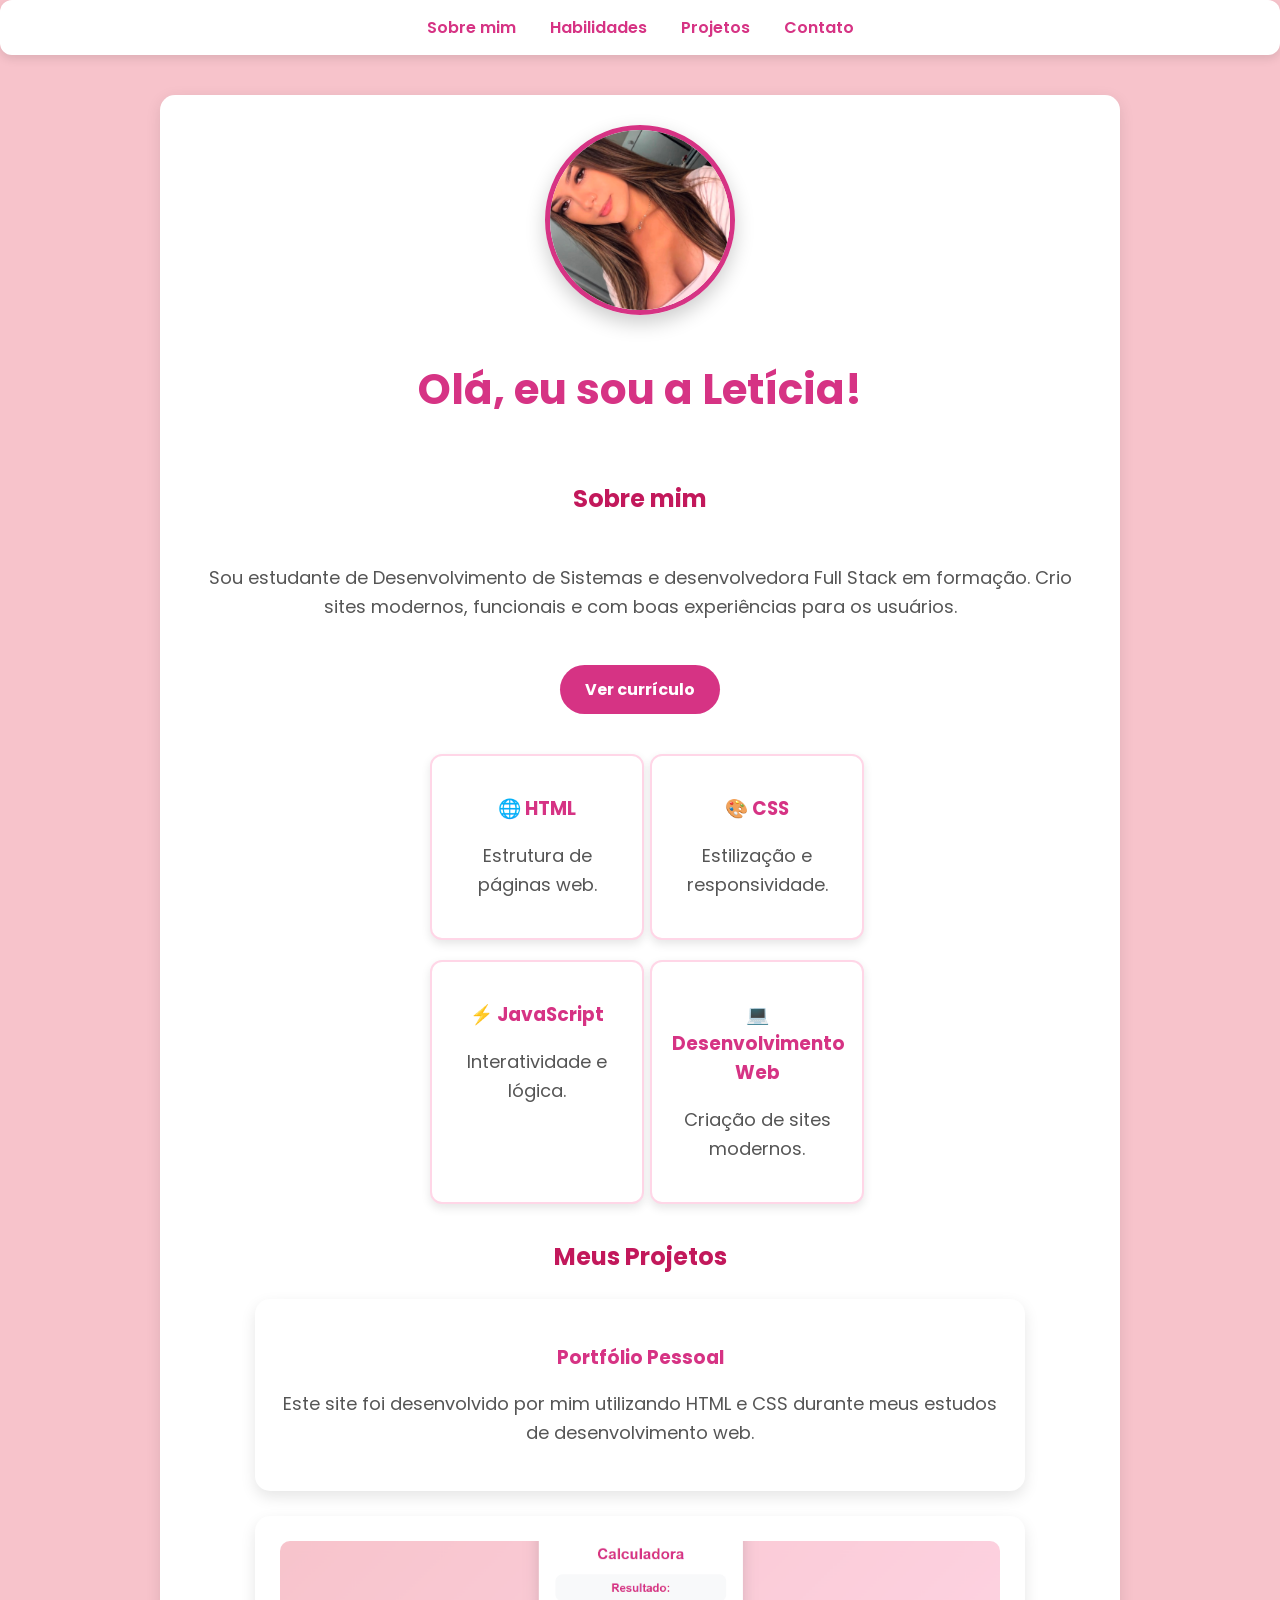
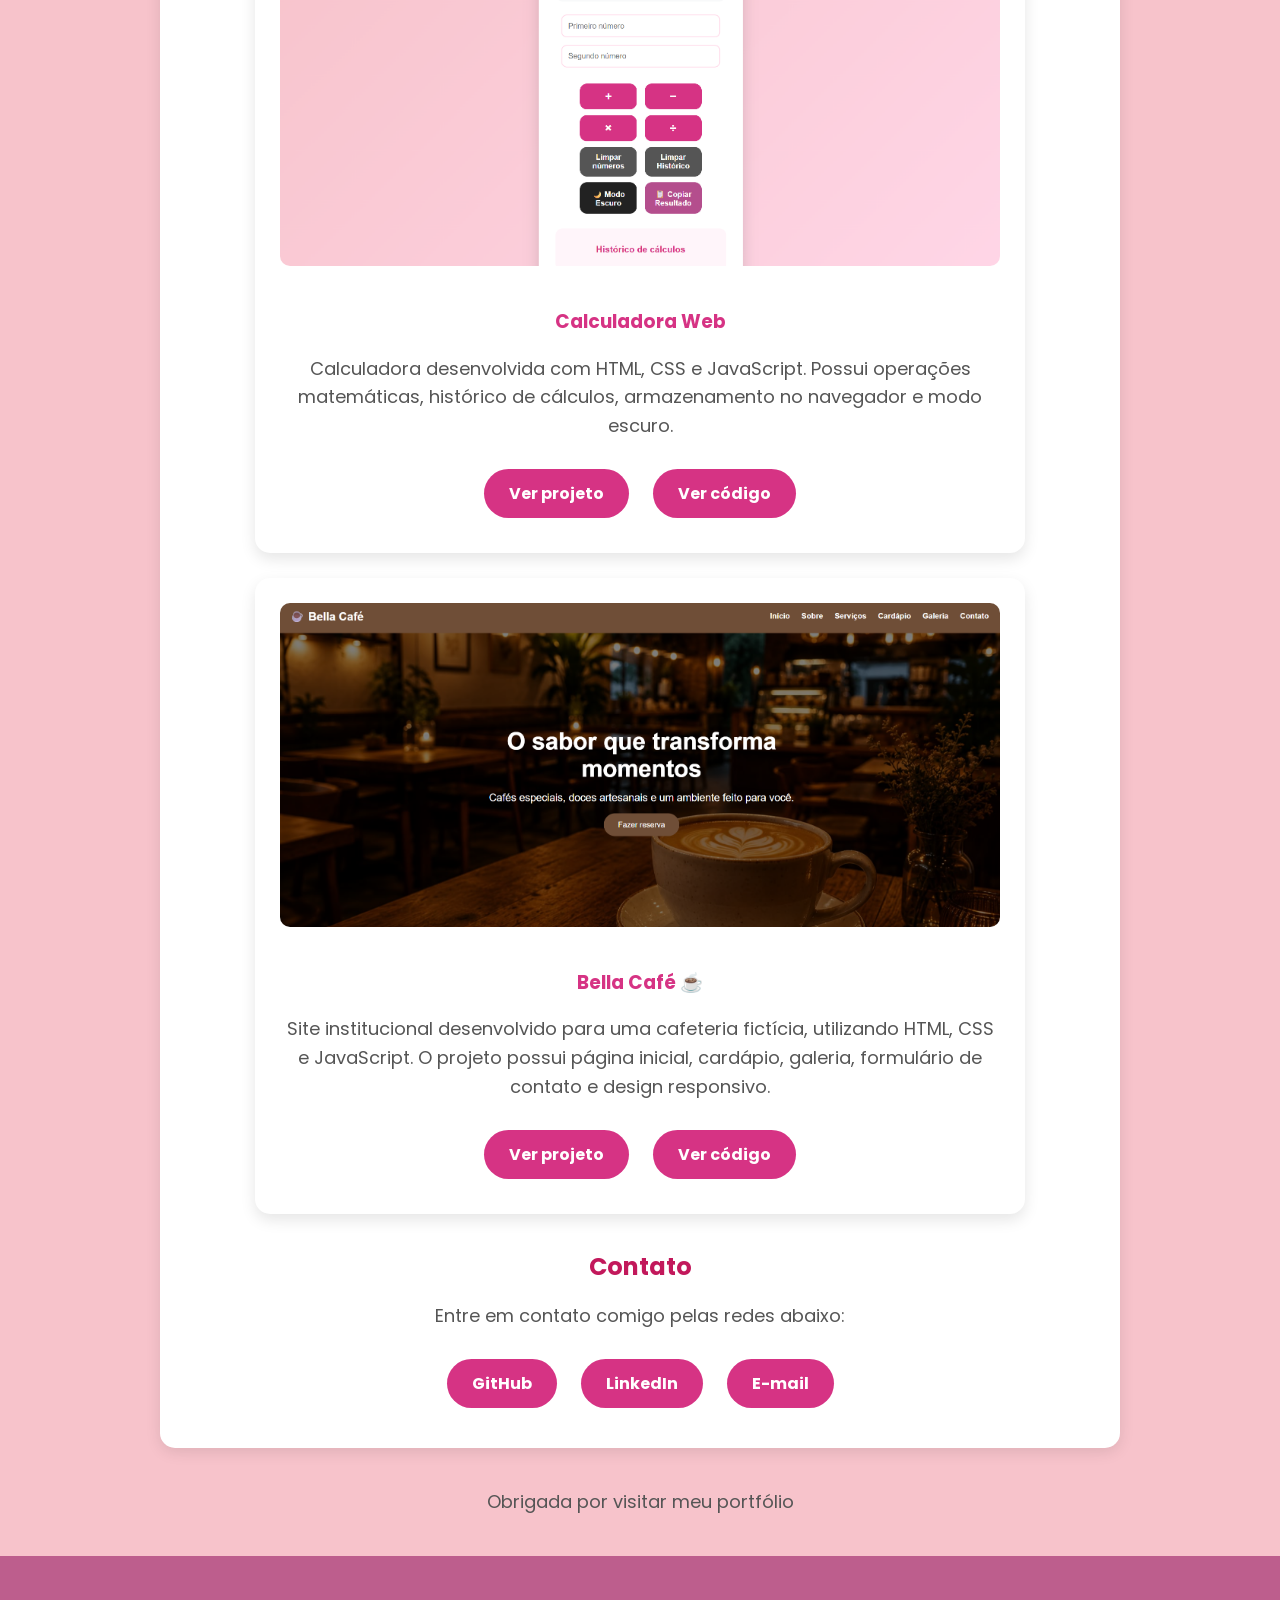
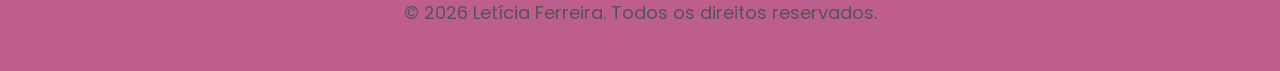
<file: index.html>
<!DOCTYPE html>
<html lang="pt-BR">
<head>
    <meta charset="UTF-8">
    <meta name="viewport" content="width=device-width, initial-scale=1.0">
    <title>Portfólio da Letícia</title>
    <link rel="stylesheet" href="style.css">
</head>

<body>

<nav>
    <a href="#sobre">Sobre mim</a>
    <a href="#habilidades">Habilidades</a>
    <a href="#projetos">Projetos</a>
    <a href="#contato">Contato</a>
</nav>

<div class="container">

    <div class="apresentacao">

        <img src="imagem/foto.jpeg" alt="Minha foto">

        <h1>Olá, eu sou a Letícia!</h1>

        <h2 id="sobre">Sobre mim</h2>

        <p>
            Sou estudante de Desenvolvimento de Sistemas e desenvolvedora Full Stack em formação.
            Crio sites modernos, funcionais e com boas experiências para os usuários.
        </p>

        <a class="botao" href="Curriculo_Leticia_Ferreira.pdf" target="_blank">
            Ver currículo
        </a>

    </div>


    <div class="habilidades" id="habilidades">

        <div class="card">
            <h3>🌐 HTML</h3>
            <p>Estrutura de páginas web.</p>
        </div>

        <div class="card">
            <h3>🎨 CSS</h3>
            <p>Estilização e responsividade.</p>
        </div>

        <div class="card">
            <h3>⚡ JavaScript</h3>
            <p>Interatividade e lógica.</p>
        </div>

        <div class="card">
            <h3>💻 Desenvolvimento Web</h3>
            <p>Criação de sites modernos.</p>
        </div>

    </div>


    <section id="projetos">

        <h2>Meus Projetos</h2>

        <div class="projeto">

            <h3>Portfólio Pessoal</h3>

            <p>
                Este site foi desenvolvido por mim utilizando HTML e CSS
                durante meus estudos de desenvolvimento web.
            </p>

        </div>


        <div class="projeto">

            <img src="imagem/calculadora.png" alt="Imagem da calculadora">

            <h3>Calculadora Web</h3>

            <p>
                Calculadora desenvolvida com HTML, CSS e JavaScript.
                Possui operações matemáticas, histórico de cálculos,
                armazenamento no navegador e modo escuro.
            </p>

            <a class="botao"
            href="https://letyciarl.github.io/calculadora-web/"
            target="_blank">
                Ver projeto
            </a>

            <a class="botao"
            href="https://github.com/letyciarl/calculadora-web"
            target="_blank">
                Ver código
            </a>

        </div>
        <div class="projeto">

            <img src="imagem/bella-cafe.png" alt="Projeto Bella Café">

            <h3>Bella Café ☕</h3>

            <p>
                Site institucional desenvolvido para uma cafeteria fictícia,
                utilizando HTML, CSS e JavaScript.
                O projeto possui página inicial, cardápio, galeria,
                formulário de contato e design responsivo.
            </p>

            <a class="botao" 
            href="https://letyciarl.github.io/Bella-cafe/" 
            target="_blank">
                Ver projeto
            </a>

            <a class="botao" 
            href="https://github.com/letyciarl/Bella-cafe" 
            target="_blank">
                Ver código
            </a>

        </div>

    </section>


    <section id="contato">

        <h2>Contato</h2>

        <p>Entre em contato comigo pelas redes abaixo:</p>


        <a class="botao" 
        href="https://github.com/letyciarl" 
        target="_blank">
            GitHub
        </a>


        <a class="botao" 
        href="https://www.linkedin.com/in/leticia-projects-425241426" 
        target="_blank">
            LinkedIn
        </a>


        <a class="botao" 
href="https://mail.google.com/mail/?view=cm&fs=1&to=projectsleticia@gmail.com"
target="_blank">
    E-mail
</a>


    </section>

</div>


<p id="texto">
    Obrigada por visitar meu portfólio
</p>


<footer>

    <p>
        ©️ 2026 Letícia Ferreira. Todos os direitos reservados.
    </p>

</footer>


<script src="script.js"></script>

</body>
</html>
</file>
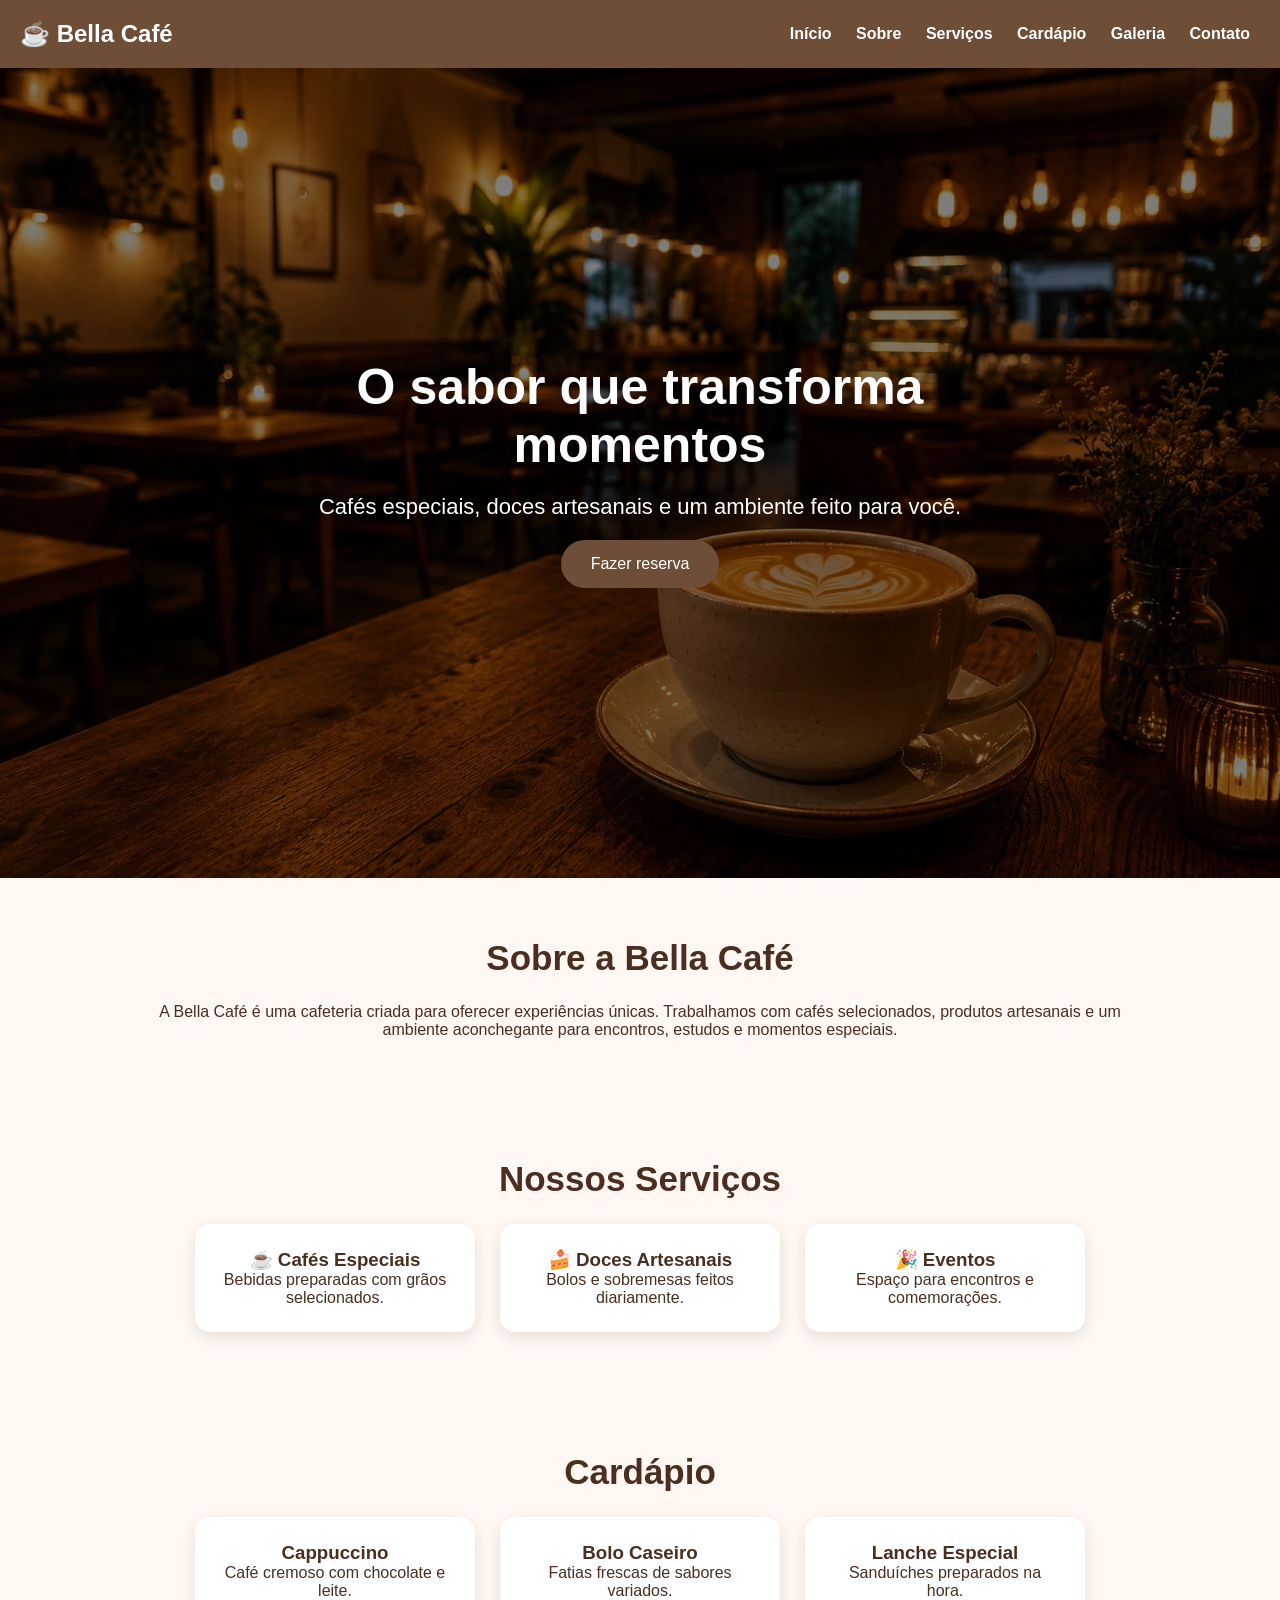
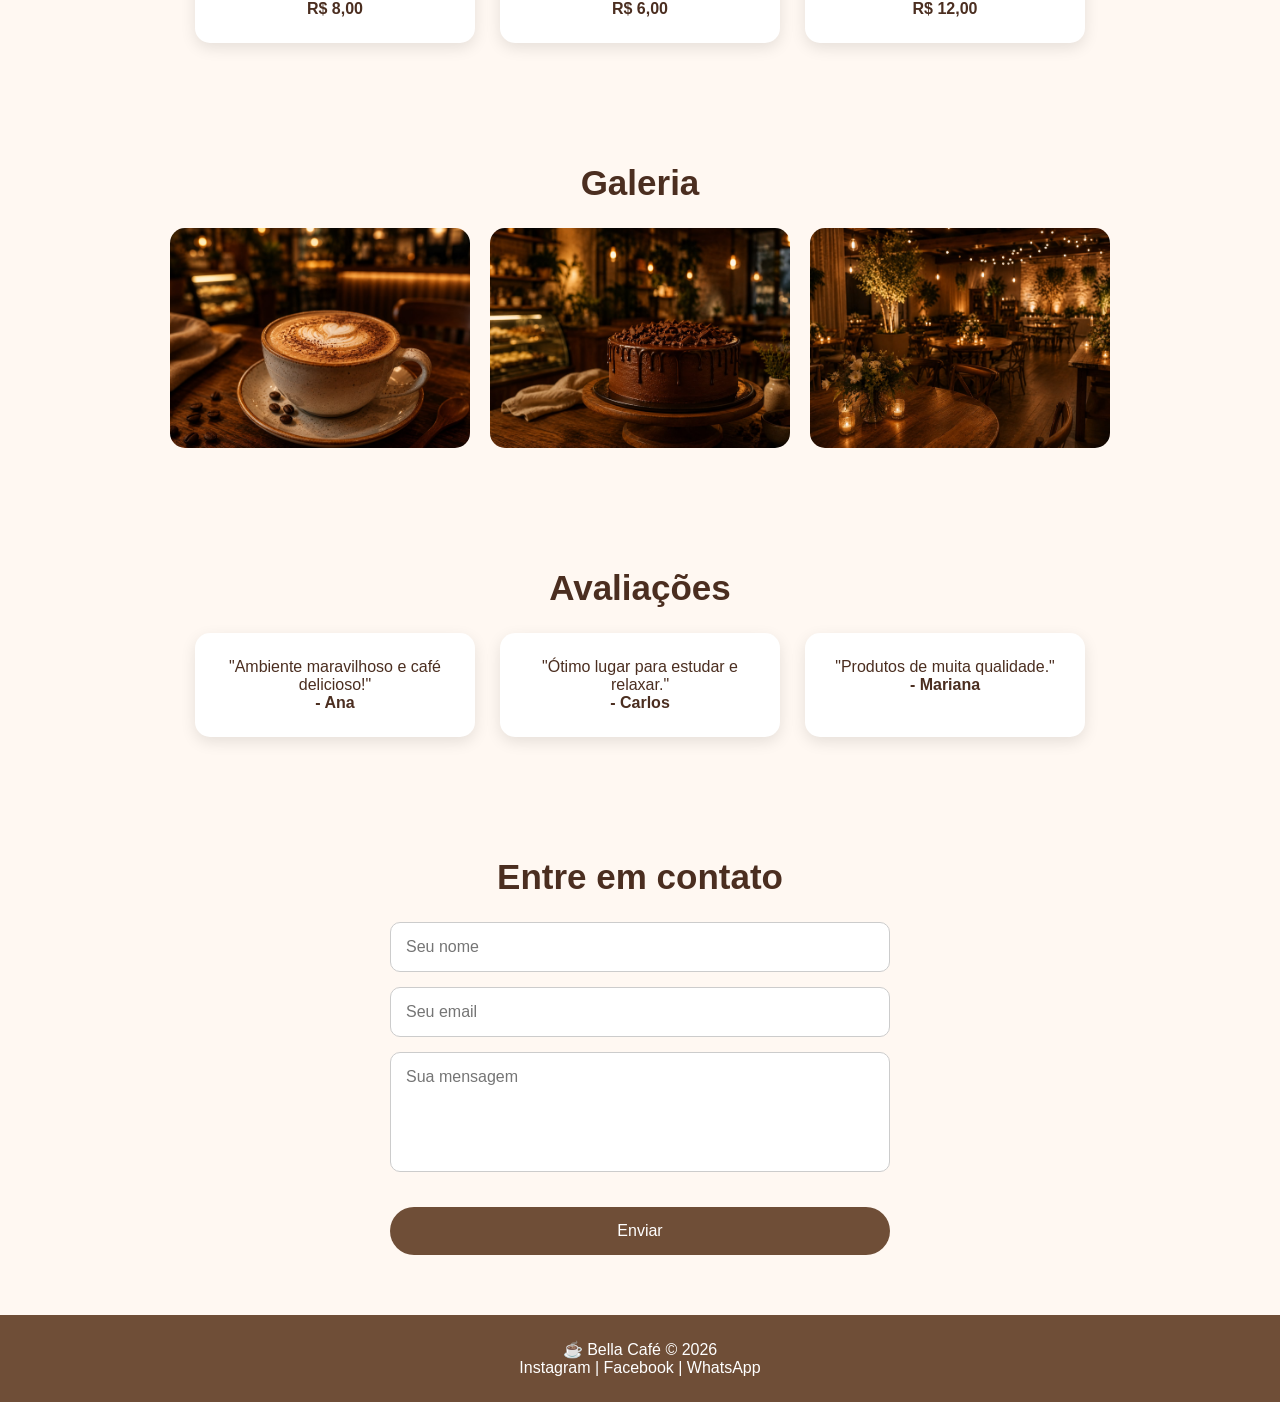
<file: Bella-cafe/index.html>
<!DOCTYPE html>
<html lang="pt-BR">

<head>

<meta charset="UTF-8">
<meta name="viewport" content="width=device-width, initial-scale=1.0">

<title>Bella Café | Cafeteria</title>

<link rel="stylesheet" href="style.css">

</head>


<body>


<header>
<nav>

<h2>☕ Bella Café</h2>

<div class="menu">

<a href="#inicio">Início</a>
<a href="#sobre">Sobre</a>
<a href="#servicos">Serviços</a>
<a href="#cardapio">Cardápio</a>
<a href="#galeria">Galeria</a>
<a href="#contato">Contato</a>

</div>

</nav>

</header>




<section id="inicio" class="inicio">

<div class="inicio-texto">

<h1>
O sabor que transforma momentos
</h1>

<p>
Cafés especiais, doces artesanais e um ambiente feito para você.
</p>


<button onclick="reservar()">
Fazer reserva
</button>


</div>

</section>





<section id="sobre">

<h2>Sobre a Bella Café</h2>


<p>

A Bella Café é uma cafeteria criada para oferecer experiências únicas.
Trabalhamos com cafés selecionados, produtos artesanais e um ambiente
aconchegante para encontros, estudos e momentos especiais.

</p>


</section>






<section id="servicos">


<h2>Nossos Serviços</h2>


<div class="cards">


<div class="card">

<h3>☕ Cafés Especiais</h3>

<p>
Bebidas preparadas com grãos selecionados.
</p>

</div>



<div class="card">

<h3>🍰 Doces Artesanais</h3>

<p>
Bolos e sobremesas feitos diariamente.
</p>

</div>




<div class="card">

<h3>🎉 Eventos</h3>

<p>
Espaço para encontros e comemorações.
</p>

</div>


</div>


</section>






<section id="cardapio">


<h2>Cardápio</h2>


<div class="cards">


<div class="card">

<h3>Cappuccino</h3>

<p>
Café cremoso com chocolate e leite.
</p>

<strong>R$ 8,00</strong>

</div>



<div class="card">

<h3>Bolo Caseiro</h3>

<p>
Fatias frescas de sabores variados.
</p>

<strong>R$ 6,00</strong>

</div>



<div class="card">

<h3>Lanche Especial</h3>

<p>
Sanduíches preparados na hora.
</p>

<strong>R$ 12,00</strong>

</div>


</div>


</section>






<section id="galeria">


<h2>Galeria</h2>


<div class="galeria">


<img src="imagens/cafe.jpeg" alt="Café">

<img src="imagens/bolo.jpeg" alt="Bolo">

<img src="imagens/evento.jpeg" alt="Ambiente">


</div>


</section>






<section id="avaliacoes">


<h2>Avaliações</h2>


<div class="cards">


<div class="card">

<p>
"Ambiente maravilhoso e café delicioso!"
</p>

<h4>- Ana</h4>

</div>



<div class="card">

<p>
"Ótimo lugar para estudar e relaxar."
</p>

<h4>- Carlos</h4>

</div>



<div class="card">

<p>
"Produtos de muita qualidade."
</p>

<h4>- Mariana</h4>

</div>


</div>


</section>






<section id="contato">


<h2>Entre em contato</h2>


<form>


<input type="text" placeholder="Seu nome">


<input type="email" placeholder="Seu email">


<textarea placeholder="Sua mensagem"></textarea>


<button type="button" onclick="enviarMensagem()">

Enviar

</button>


</form>


</section>






<footer>

<p>
☕ Bella Café © 2026
</p>


<p>
Instagram | Facebook | WhatsApp
</p>


</footer>



<script src="script.js"></script>


</body>

</html>
</file>
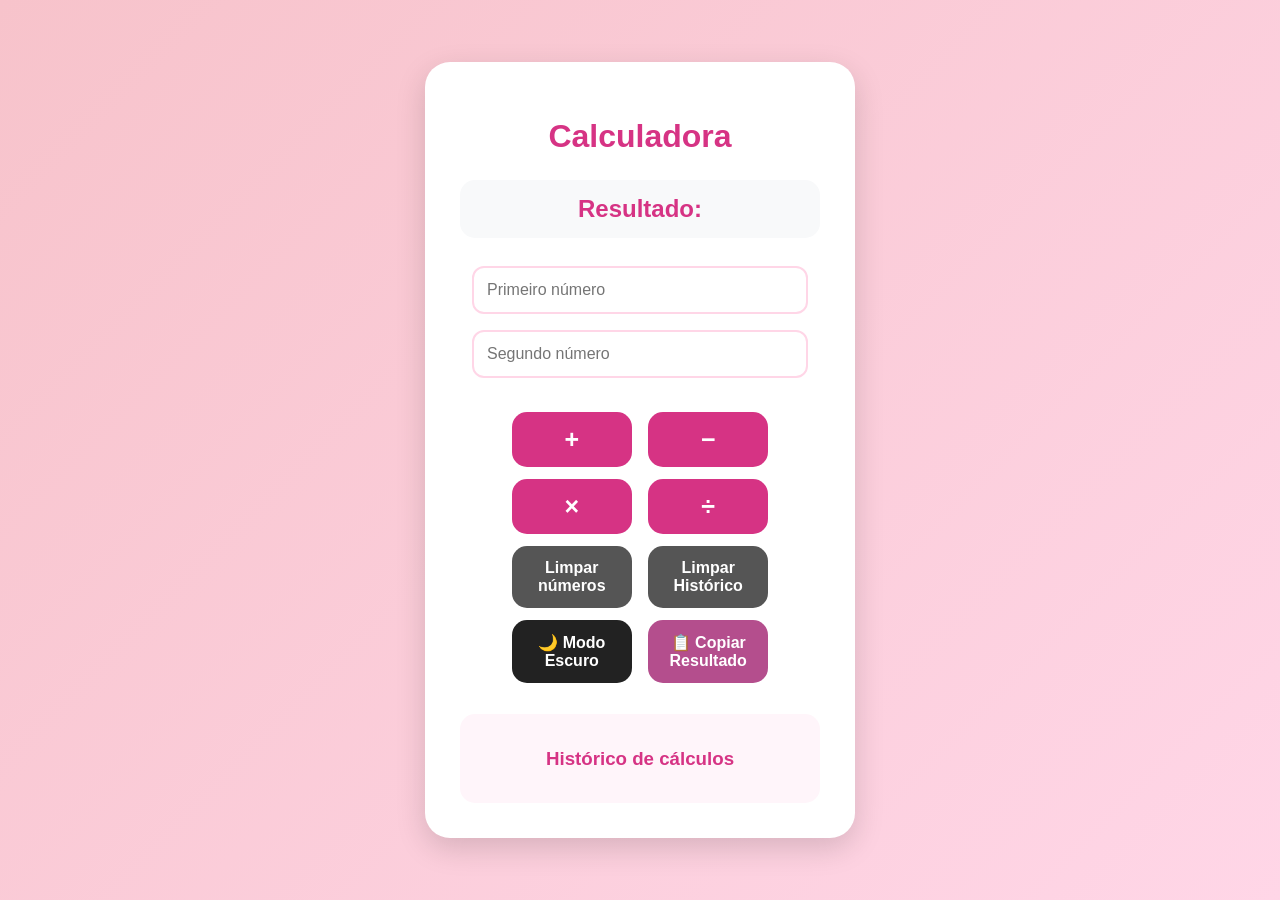
<file: calculadora/index.html>
<!DOCTYPE html>

<html lang="pt-BR">

<head>
    <meta charset="UTF-8">
    <meta name="viewport" content="width=device-width, initial-scale=1.0">


<title>Calculadora Web</title>

<link rel="stylesheet" href="style.css">


</head>

<body>

<main class="calculadora">

    <h1>Calculadora</h1>

    <div class="visor">
        <h2 id="resultado">Resultado:</h2>
    </div>

    <div class="entradas">

        <input 
            type="number" 
            id="numero1" 
            placeholder="Primeiro número"
        >

        <input 
            type="number" 
            id="numero2" 
            placeholder="Segundo número"
        >

    </div>

   <div class="botoes">

    <button class="operacao" onclick="somar()">+</button>

    <button class="operacao" onclick="subtrair()">−</button>

    <button class="operacao" onclick="multiplicar()">×</button>

    <button class="operacao" onclick="dividir()">÷</button>

    <button class="limpar" onclick="limparnumeros()">Limpar números</button>

    <button class="limpar" onclick="limparHistorico()">Limpar Histórico</button>

    <button class="tema" onclick="modoEscuro()">🌙 Modo Escuro</button>

    <button class="copiar" onclick="copiarResultado()">📋 Copiar Resultado</button>

</div>

    <section class="historico">

        <h3>Histórico de cálculos</h3>

        <ul id="historico"></ul>

    </section>

</main>


<script src="script.js"></script>

</body>

</html>
</file>
<file: style.css>
@import url('https://fonts.googleapis.com/css2?family=Poppins:wght@300;400;600;700&display=swap');

body {
    background: linear-gradient(135deg, #f7c3cb, #f7c3cb);
    font-family: 'Poppins', sans-serif;
    text-align: center;
    margin: 0;
}

/* Foto */
.apresentacao img {
    width: 180px;
    height: 180px;
    border-radius: 50%;
    object-fit: cover;
    border: 5px solid #d63384;
    box-shadow: 0 8px 20px rgba(0,0,0,0.2);
    transition: 0.3s;
}

img:hover {
    transform: scale(1.05);
}

/* Títulos */
h1 {
    font-size: 42px;
    color: #d63384;
    margin-bottom: 10px;
}

h2 {
    color: #c2185b;
    margin-top: 35px;
    margin-bottom: 15px;
}

h3 {
    color: #d63384;
}

p {
    color: #555;
    font-size: 18px;
    line-height: 1.6;
}

/* Menu */
nav {
    position: sticky;
    top: 0;
    background-color: white;
    padding: 15px;
    margin-bottom: 30px;
    border-radius: 12px;
    box-shadow: 0 4px 10px rgba(0,0,0,0.1);
    z-index: 1000;
}

nav a {
    text-decoration: none;
    color: #d63384;
    font-weight: 600;
    margin: 0 15px;
    transition: 0.3s;
}

nav a:hover {
    color: #ff4f9a;
    border-bottom: 3px solid #ff4f9a;
    padding-bottom: 5px;
}

/* Containers */
.container {
    width: 80%;
    max-width: 900px;
    margin: 40px auto;
    background-color: white;
    padding: 30px;
    border-radius: 15px;
    box-shadow: 0 4px 15px rgba(0,0,0,0.1);
}

.inicio {
    background-color: white;
    padding: 50px 20px;
    margin: 20px auto;
    width: 80%;
    border-radius: 15px;
}

.inicio h1 {
    font-size: 40px;
}

.inicio p {
    font-size: 20px;
}

/* Lista */
ul {
    list-style: none;
    padding: 0;
}

li {
    background-color: white;
    margin: 10px auto;
    padding: 10px;
    width: 200px;
    border-radius: 8px;
    transition: 0.3s;
}

li:hover {
    transform: translateX(10px);
    background-color: #d63384;
    color: white;
}

/* Projetos */
.projeto {
    background: white;
    border-radius: 15px;
    padding: 25px;
    margin: 25px auto;
    width: 80%;
    box-shadow: 0 6px 15px rgba(0,0,0,0.1);
    transition: 0.3s;
    overflow: hidden;
}

.projeto:hover {
    transform: translateY(-8px);
    box-shadow: 0 12px 25px rgba(0,0,0,0.15);
}

/* Habilidades */
.habilidades {
    display: grid;
    grid-template-columns: repeat(2, 200px);
    justify-content: center;
    gap: 20px;
    margin-top: 30px;
}

.card {
    width: 170px;
    background: white;
    border-radius: 12px;
    border: 2px solid #ffd6e7;
    padding: 20px;
    box-shadow: 0 4px 10px rgba(0,0,0,0.1);
    transition: 0.3s;
}

.card:hover {
    transform: translateY(-8px);
}

/* Botões */
.botao {
    display: inline-block;
    margin: 10px;
    padding: 12px 25px;
    background-color: #d63384;
    color: white;
    text-decoration: none;
    border-radius: 30px;
    font-weight: bold;
    transition: 0.3s;
}

.botao:hover {
    background-color: #b81f6b;
    transform: scale(1.05);
}

/* Apresentação */
.apresentacao {
    display: flex;
    flex-direction: column;
    align-items: center;
    justify-content: center;
    gap: 15px;
}

/* Rodapé */
footer {
    margin-top: 40px;
    padding: 25px;
    background-color: #bd5e8d;
    color: white;
    text-align: center;
    font-size: 15px;
}

/* Rolagem suave */
html {
    scroll-behavior: smooth;
}

/* Celular */
@media (max-width: 768px) {

    .container {
        width: 95%;
        padding: 20px;
    }

    img {
        width: 140px;
        height: 140px;
    }

    h1 {
        font-size: 28px;
    }

    h2 {
        font-size: 22px;
    }

    p {
        font-size: 16px;
    }

    nav a {
        display: block;
        margin: 10px 0;
    }

    .botao {
        display: block;
        width: 80%;
        margin: 10px auto;
    }

    .habilidades {
        grid-template-columns: 1fr;
    }
}
.projeto img {
    width: 100%;
    height: auto;
    border-radius: 10px;
    object-fit: cover;
    margin-bottom: 15px;
}
</file>
<file: Bella-cafe/style.css>
* {
    margin: 0;
    padding: 0;
    box-sizing: border-box;
    font-family: Arial, sans-serif;
}


html {
    scroll-behavior: smooth;
}


body {
    background-color: #fff8f2;
    color: #4b2e20;
}



/* MENU */

header {
    background-color: #6f4e37;
    padding: 20px;
    position: sticky;
    top: 0;
    z-index: 1000;
}


nav {
    display: flex;
    justify-content: space-between;
    align-items: center;
}


nav h2 {
    color: white;
}


.menu a {
    color: white;
    text-decoration: none;
    margin: 10px;
    font-weight: bold;
    transition: 0.3s;
}


.menu a:hover {
    color: #ffd7a8;
}



/* CAPA */

.inicio {

    height: 90vh;

    display: flex;
    justify-content: center;
    align-items: center;

    text-align: center;

    color: white;


    background-image:
    linear-gradient(
        rgba(0,0,0,0.5),
        rgba(0,0,0,0.5)
    ),
    url("imagens/ambiente.jpeg");


    background-size: cover;

    background-position: center;

    background-repeat: no-repeat;

}


.inicio-texto {

    max-width: 700px;

}


.inicio h1 {

    font-size: 50px;

    margin-bottom: 20px;

}


.inicio p {

    font-size: 22px;

}



/* BOTÕES */


button {

    background-color: #6f4e37;

    color: white;

    border: none;

    padding: 15px 30px;

    border-radius: 30px;

    cursor: pointer;

    margin-top: 20px;

    font-size: 16px;

    transition: 0.3s;

}


button:hover {

    background-color: #4b2e20;

    transform: scale(1.05);

}





/* SEÇÕES */


section {

    padding: 60px 10%;

    text-align: center;

}


section h2 {

    font-size: 35px;

    margin-bottom: 25px;

}



/* CARDS */


.cards {

    display: flex;

    justify-content: center;

    gap: 25px;

    flex-wrap: wrap;

}


.card {

    background: white;

    width: 280px;

    padding: 25px;

    border-radius: 15px;

    box-shadow: 0 5px 15px rgba(0,0,0,0.1);

    transition: 0.3s;

}


.card:hover {

    transform: translateY(-10px);

}





/* GALERIA */


.galeria {

    display: flex;

    justify-content: center;

    gap: 20px;

    flex-wrap: wrap;

}


.galeria img {

    width: 300px;

    height: 220px;

    object-fit: cover;

    border-radius: 15px;

    transition: 0.3s;

}


.galeria img:hover {

    transform: scale(1.05);

}





/* FORMULÁRIO */


form {

    max-width: 500px;

    margin: auto;

    display: flex;

    flex-direction: column;

    gap: 15px;

}


input,
textarea {

    padding: 15px;

    border-radius: 10px;

    border: 1px solid #ccc;

    font-size: 16px;

}


textarea {

    height: 120px;

    resize: none;

}





/* RODAPÉ */


footer {

    background-color: #6f4e37;

    color: white;

    padding: 25px;

    text-align: center;

}





/* CELULAR */


@media(max-width:700px){


nav {

    flex-direction: column;

}


.menu {

    margin-top: 15px;

}


.menu a {

    display: block;

    margin: 10px;

}


.inicio h1 {

    font-size: 32px;

}


section {

    padding: 40px 5%;

}


.galeria img {

    width: 90%;

}


}
</file>
<file: calculadora/style.css>
body {
    margin: 0;
    font-family: Arial, sans-serif;
    background: linear-gradient(135deg, #f7c3cb, #ffd6e7);

    display: flex;
    justify-content: center;
    align-items: center;

    min-height: 100vh;
}


/* Caixa principal */
.calculadora {
    background: white;
    padding: 35px;
    border-radius: 25px;
    box-shadow: 0 10px 30px rgba(0,0,0,0.15);
    text-align: center;
    width: 360px;
}


/* Título */
h1 {
    color: #d63384;
    margin-bottom: 25px;
}


/* Resultado */
.visor {
    background: #f8f9fa;
    padding: 15px;
    border-radius: 15px;
    margin-bottom: 20px;
}

#resultado {
    color: #d63384;
    font-size: 24px;
    margin: 0;
}


/* Inputs */
input {
    width: 85%;
    padding: 13px;
    margin: 8px 0;
    font-size: 16px;

    border: 2px solid #ffd6e7;
    border-radius: 12px;

    outline: none;
}

input:focus {
    border-color: #d63384;
}


/* Botões */
.botoes {
    margin-top: 20px;
}


button {
    background-color: #d63384;
    color: white;

    border: none;

    width: 120px;
    padding: 13px;

    margin: 6px;

    border-radius: 15px;

    font-size: 16px;
    font-weight: bold;

    cursor: pointer;

    transition: 0.3s;
}


button:hover {
    background-color: #b81f6b;
    transform: translateY(-3px);
}


/* Histórico */
.historico {
    margin-top: 25px;

    background: #fff5fa;

    padding: 15px;

    border-radius: 15px;
}


.historico h3 {
    color: #d63384;
}


#historico {
    list-style: none;
    padding: 0;
}


#historico li {
    background: white;

    margin: 8px 0;

    padding: 10px;

    border-radius: 10px;

    color: #555;
}


/* Celular */
@media (max-width: 500px) {

    .calculadora {
        width: 85%;
        padding: 25px;
    }


    button {
        width: 100%;
    }
}
body.escuro {
    background: #1e1e1e;
}

body.escuro .calculadora {
    background: #2c2c2c;
}

body.escuro h1 {
    color: #ff8fc7;
}

body.escuro .visor {
    background: #3a3a3a;
}

body.escuro #resultado {
    color: #ff8fc7;
}

body.escuro input {
    background: #444;
    color: white;
    border-color: #ff8fc7;
}

body.escuro .historico {
    background: #333;
}

body.escuro .historico li {
    background: #444;
    color: white;
}
.calculadora {
    animation: aparecer 0.8s ease;
}

@keyframes aparecer {
    from {
        opacity: 0;
        transform: translateY(-30px);
    }

    to {
        opacity: 1;
        transform: translateY(0);
    }
}
.operacao {
    background-color: #d63384;
    font-size: 25px;
}


.limpar {
    background-color: #555;
}


.tema {
    background-color: #222;
}


.copiar {
    background-color: #b44e8d;
}


.operacao:hover {
    background-color: #b81f6b;
}


.limpar:hover {
    background-color: #333;
}


.tema:hover {
    background-color: #000;
}


.copiar:hover {
    background-color: #b76192;
}
</file>
